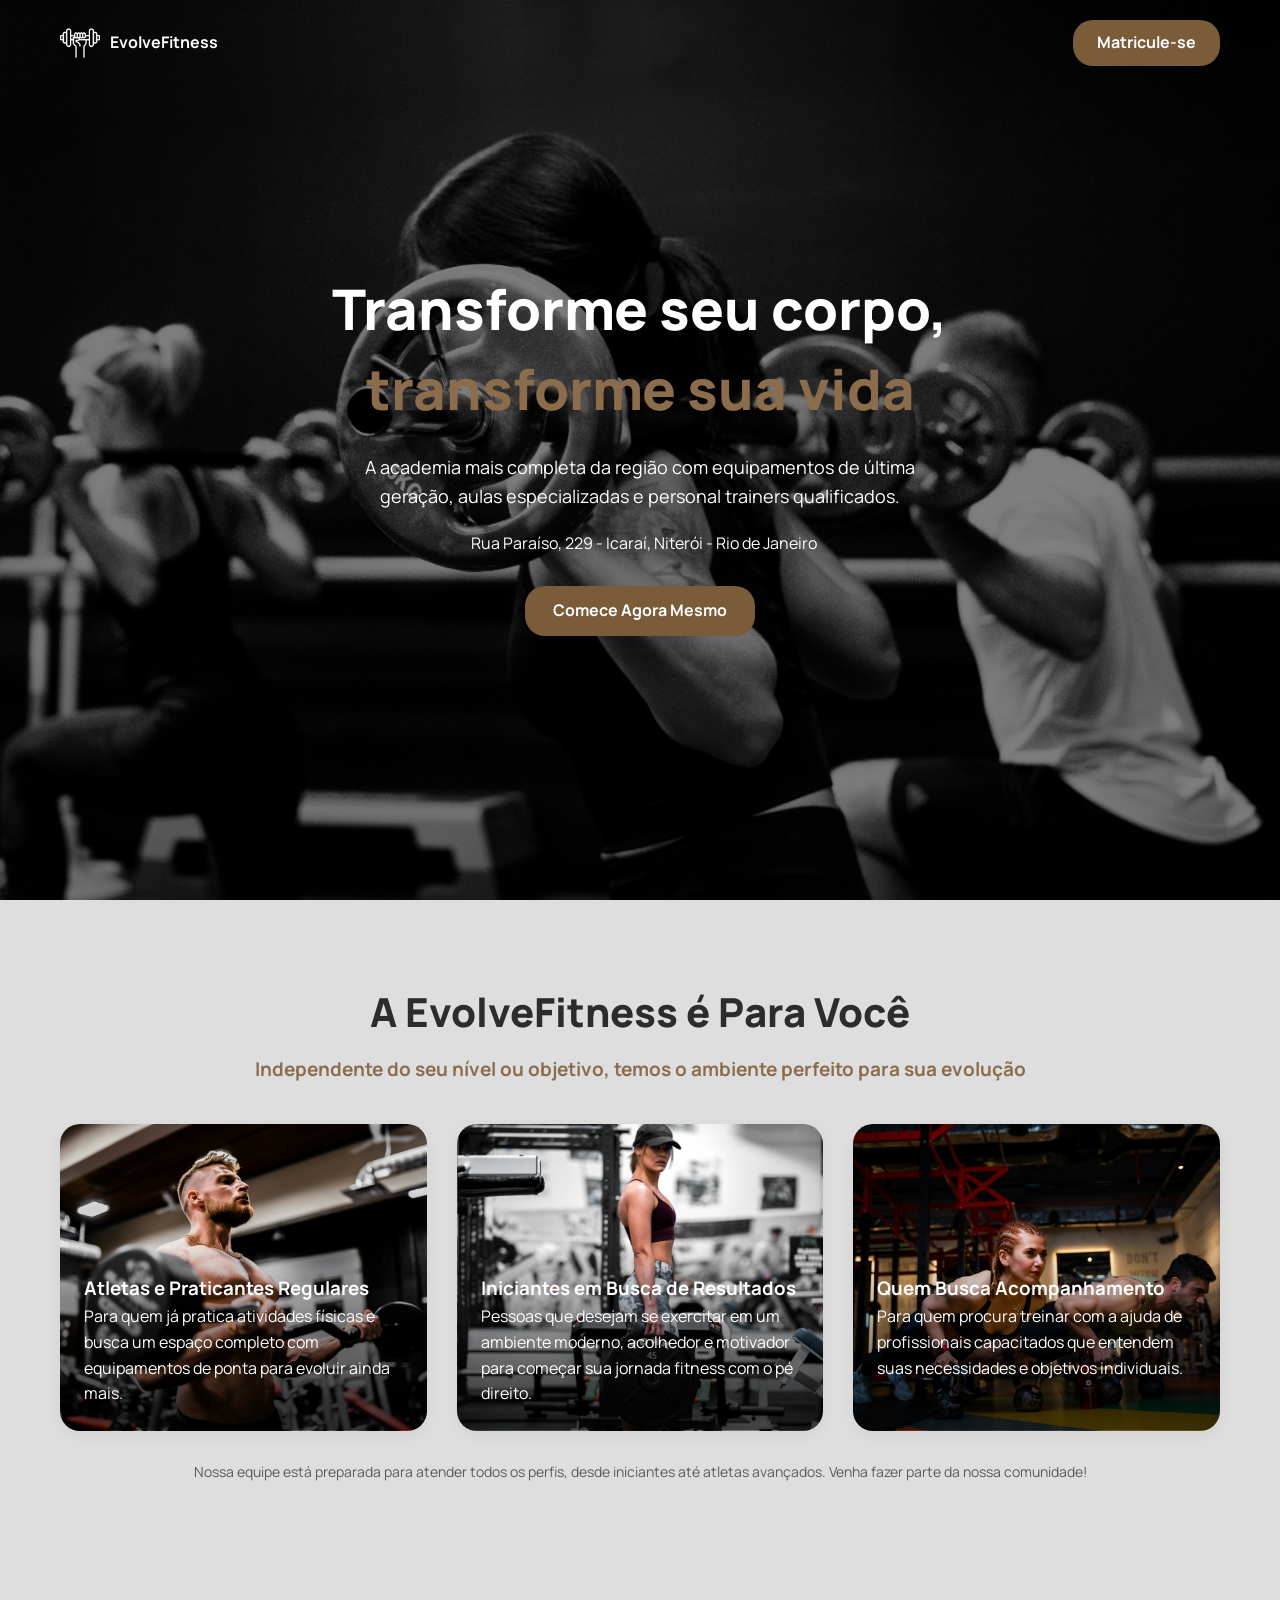
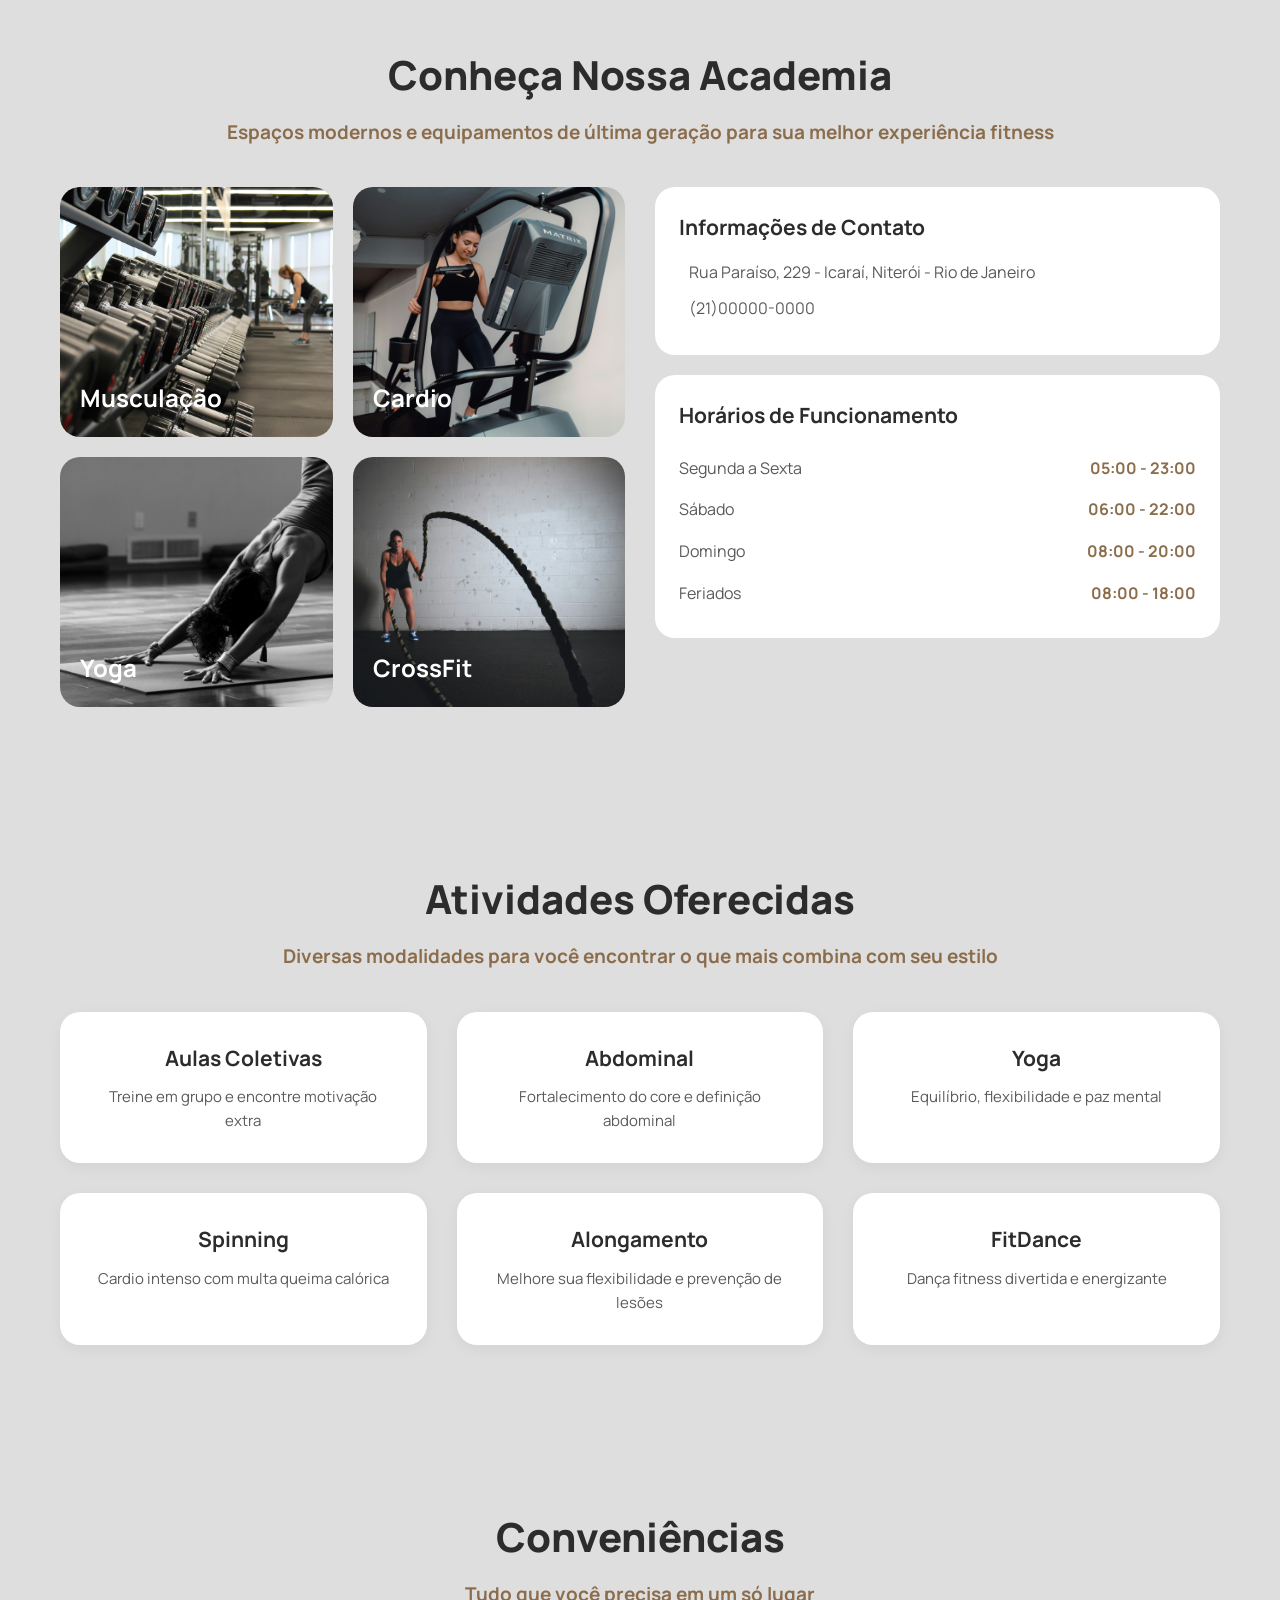
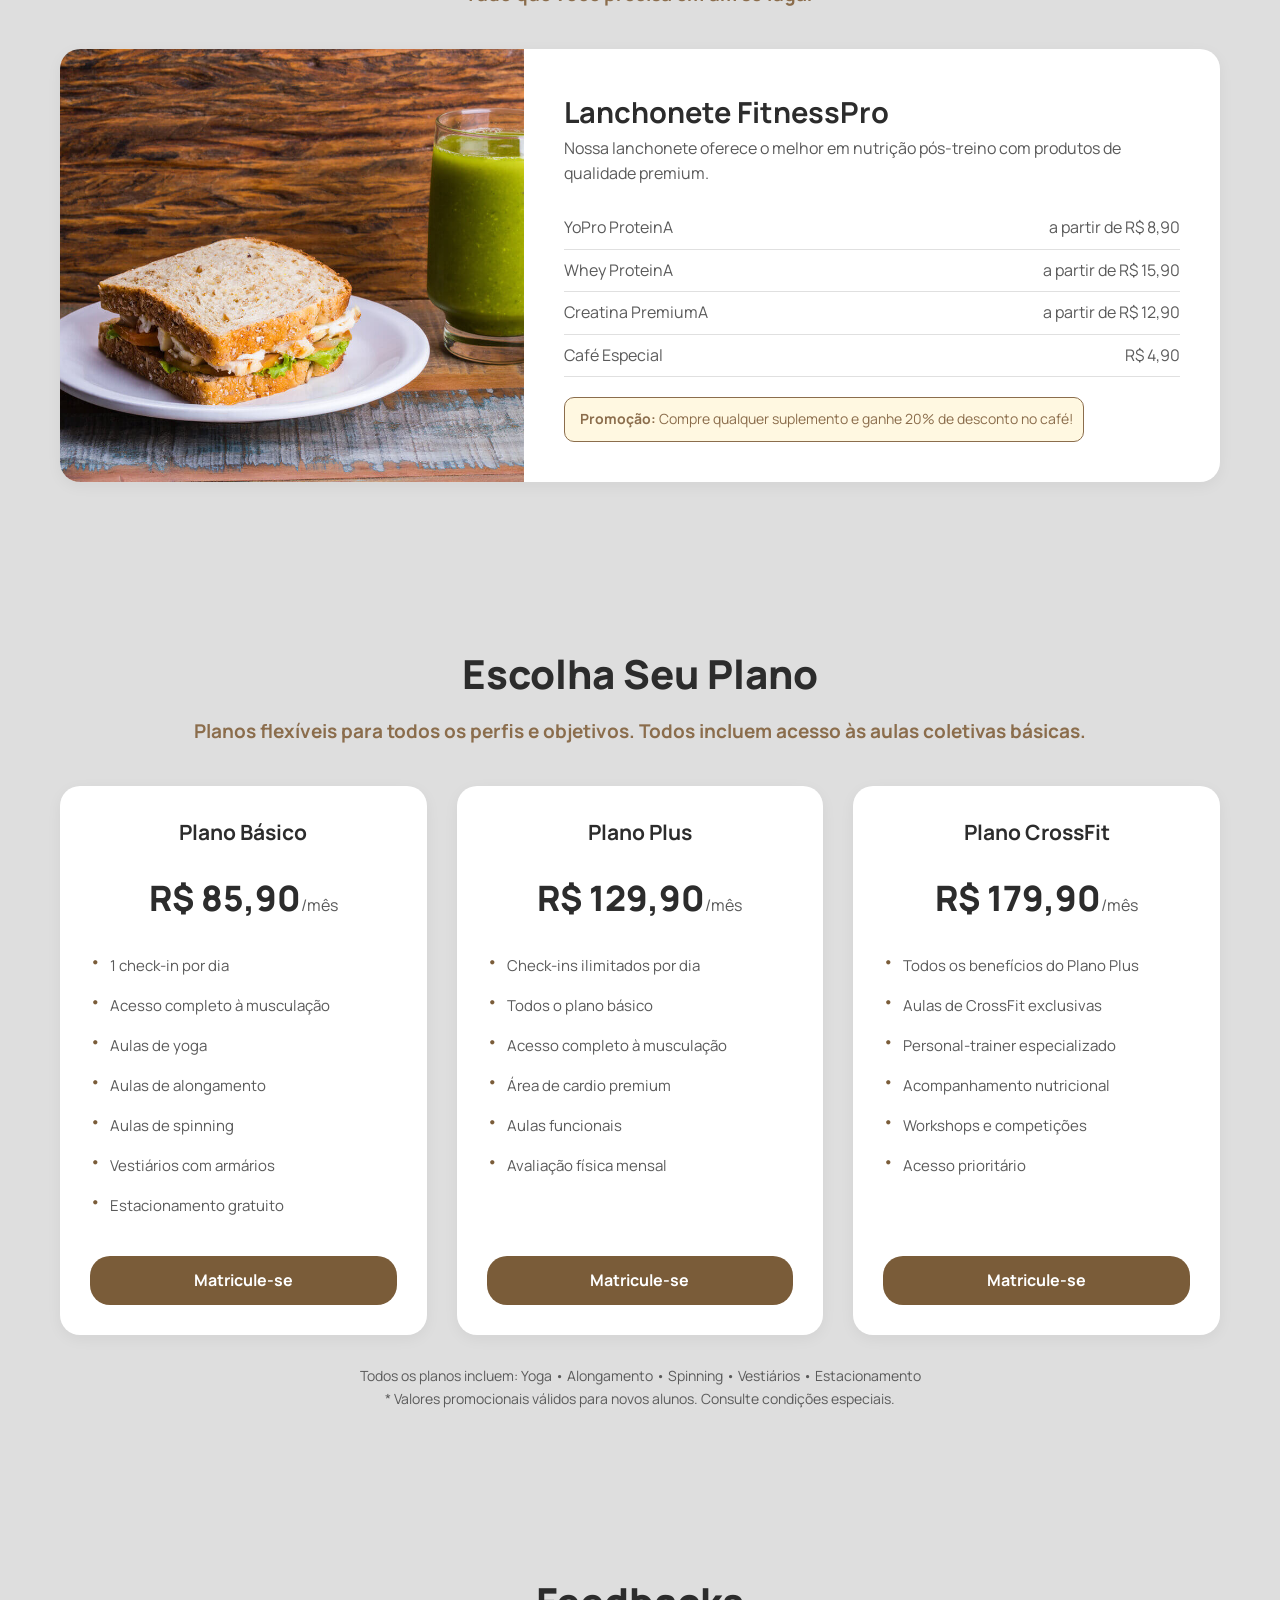
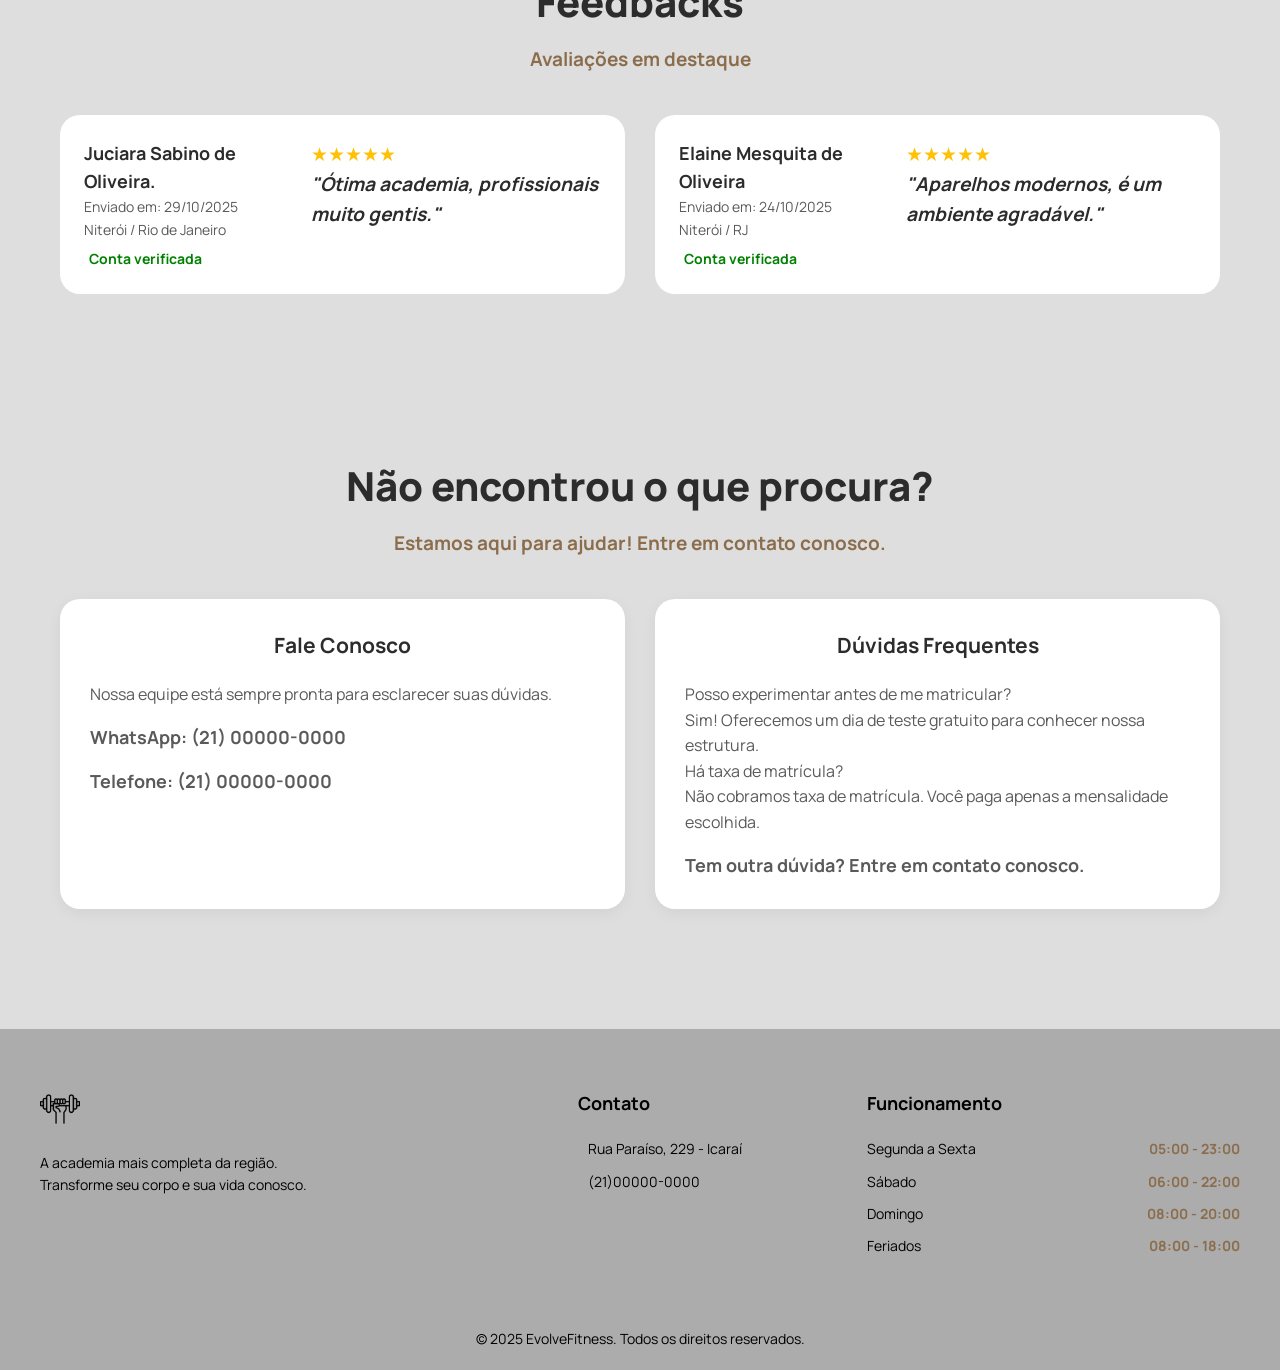
<file: index.html>
<!DOCTYPE html>
<html lang="pt-br">
<head>
    <meta charset="UTF-8">
    <meta name="viewport" content="width=device-width, initial-scale=1.0">
    <title>EvolveFitness</title>
    <link rel="stylesheet" href="style.css">
    <link href="https://fonts.googleapis.com/css2?family=Manrope:wght@400;700;800&display=swap" rel="stylesheet">
    <link rel="shortcut icon" href="imagens/logo.png">

</head>
<body>

    <header class="header">
        <div class="container">
            <a href="index.html" class="logo">
                <img src="imagens/logo.png" alt="EvolveFitness Logo"> 
                <span>EvolveFitness</span>
            </a>
            <nav>
                <a href="#planos" class="matricula">Matricule-se</a>
            </nav>
        </div>
    </header>

    <section class="destaque" id="inicio">
        <div class="sombra"></div>
        <div class="conteudo">
            <h1>Transforme seu corpo,</h1>
            <h2 class="subtitulo">transforme sua vida</h2>
            <p>A academia mais completa da região com equipamentos de última geração, aulas especializadas e personal trainers qualificados.</p>
            <div class="localizacao">
                <i class="ri-map-pin-line"></i>
                <span>Rua Paraíso, 229 - Icaraí, Niterói - Rio de Janeiro</span>
            </div>
            <a href="#planos" class="comece">Comece Agora Mesmo</a>
        </div>
    </section>

    <main>

        <section class="container-sobre" id="sobre">
            <h2 class="titulo-secao">A EvolveFitness é Para Você</h2>
            <p class="subtitulo-secao">Independente do seu nível ou objetivo, temos o ambiente perfeito para sua evolução</p>
            
            <div class="grid-3">
                <div class="card-atletas" id="card-atletas">
                    <div class="card-conteudo">
                        <h3>Atletas e Praticantes Regulares</h3>
                        <p>Para quem já pratica atividades físicas e busca um espaço completo com equipamentos de ponta para evoluir ainda mais.</p>
                    </div>
                </div>
                <div class="card-img" id="card-iniciantes">
                    <div class="card-conteudo">
                        <h3>Iniciantes em Busca de Resultados</h3>
                        <p>Pessoas que desejam se exercitar em um ambiente moderno, acolhedor e motivador para começar sua jornada fitness com o pé direito.</p>
                    </div>
                </div>
                <div class="card-img" id="card-acompanhamento">
                    <div class="card-conteudo">
                        <h3>Quem Busca Acompanhamento</h3>
                        <p>Para quem procura treinar com a ajuda de profissionais capacitados que entendem suas necessidades e objetivos individuais.</p>
                    </div>
                </div>
            </div>
            <p class="txt">Nossa equipe está preparada para atender todos os perfis, desde iniciantes até atletas avançados. Venha fazer parte da nossa comunidade!</p>
        </section>

        <section class="container-conheca" id="academia">
            <h2 class="titulo-secao">Conheça Nossa Academia</h2>
            <p class="subtitulo-secao">Espaços modernos e equipamentos de última geração para sua melhor experiência fitness</p>
            
            <div class="grid-conheca">
                <div class="fotos-academia">
                    <div class="card-foto" id="musculacao"><span>Musculação</span></div>
                    <div class="card-foto" id="cardio"><span>Cardio</span></div>
                    <div class="card-foto" id="yoga"><span>Yoga</span></div>
                    <div class="card-foto" id="crossfit"><span>CrossFit</span></div>
                </div>
                
                <div class="info-academia">
                    <div class="info">
                        <h3>Informações de Contato</h3>
                        <p><i class="ri-map-pin-line"></i> Rua Paraíso, 229 - Icaraí, Niterói - Rio de Janeiro</p>
                        <p><i class="ri-phone-line"></i> (21)00000-0000</p>
                    </div>
                    <div class="info">
                        <h3>Horários de Funcionamento</h3>
                        <ul class="lista-horarios">
                            <li><span>Segunda a Sexta</span> <span>05:00 - 23:00</span></li>
                            <li><span>Sábado</span> <span>06:00 - 22:00</span></li>
                            <li><span>Domingo</span> <span>08:00 - 20:00</span></li>
                            <li><span>Feriados</span> <span>08:00 - 18:00</span></li>
                        </ul>
                    </div>
                </div>
            </div>
        </section>

        <section class="container-atividades" id="atividades">
            <h2 class="titulo-secao">Atividades Oferecidas</h2>
            <p class="subtitulo-secao">Diversas modalidades para você encontrar o que mais combina com seu estilo</p>
            
            <div class="grid-3">
                <div class="card-atividade">
                    <h3>Aulas Coletivas</h3>
                    <p>Treine em grupo e encontre motivação extra</p>
                </div>
                <div class="card-atividade">
                    <h3>Abdominal</h3>
                    <p>Fortalecimento do core e definição abdominal</p>
                </div>
                <div class="card-atividade">
                    <h3>Yoga</h3>
                    <p>Equilíbrio, flexibilidade e paz mental</p>
                </div>
                <div class="card-atividade">
                    <h3>Spinning</h3>
                    <p>Cardio intenso com multa queima calórica</p>
                </div>
                <div class="card-atividade">
                    <h3>Alongamento</h3>
                    <p>Melhore sua flexibilidade e prevenção de lesões</p>
                </div>
                <div class="card-atividade">
                    <h3>FitDance</h3>
                    <p>Dança fitness divertida e energizante</p>
                </div>
            </div>
        </section>

        <section class="container-lanchonete" id="lanchonete">
            <h2 class="titulo-secao">Conveniências</h2>
            <p class="subtitulo-secao">Tudo que você precisa em um só lugar</p>
            
            <div class="card-lanchonete">
                <div class="lanchonete-imagem">
                    </div>
                <div class="lanchonete-conteudo">
                    <h3>Lanchonete FitnessPro</h3>
                    <p>Nossa lanchonete oferece o melhor em nutrição pós-treino com produtos de qualidade premium.</p>
                    <ul class="lanchonete-menu">
                        <li>YoPro ProteinA <span>a partir de R$ 8,90</span></li>
                        <li>Whey ProteinA <span>a partir de R$ 15,90</span></li>
                        <li>Creatina PremiumA <span>a partir de R$ 12,90</span></li>
                        <li>Café Especial <span>R$ 4,90</span></li>
                    </ul>
                    <p class="lanchonete-promo">
                        <i class="ri-price-tag-3-fill"></i>
                        <strong>Promoção:</strong> Compre qualquer suplemento e ganhe 20% de desconto no café!
                    </p>
                </div>
            </div>
        </section>

        <section class="planos-container" id="planos">
            <h2 class="titulo-secao">Escolha Seu Plano</h2>
            <p class="subtitulo-secao">Planos flexíveis para todos os perfis e objetivos. Todos incluem acesso às aulas coletivas básicas.</p>
            
            <div class="grid-3">
                <div class="card-plano">
                    <h3>Plano Básico</h3>
                    <p class="preco">R$ 85,90<span>/mês</span></p>
                    <ul class="lista-beneficios">
                        <li>1 check-in por dia</li>
                        <li>Acesso completo à musculação</li>
                        <li>Aulas de yoga</li>
                        <li>Aulas de alongamento</li>
                        <li>Aulas de spinning</li>
                        <li>Vestiários com armários</li>
                        <li>Estacionamento gratuito</li>
                    </ul>
                    <a href="login.html" class="btn-matricula">Matricule-se</a>
                </div>
                
                <div class="card-plano">
                    <h3>Plano Plus</h3>
                    <p class="preco">R$ 129,90<span>/mês</span></p>
                    <ul class="lista-beneficios">
                        <li>Check-ins ilimitados por dia</li>
                        <li>Todos o plano básico</li>
                        <li>Acesso completo à musculação</li>
                        <li>Área de cardio premium</li>
                        <li>Aulas funcionais</li>
                        <li>Avaliação física mensal</li>
                    </ul>
                    <a href="login.html" class="btn-matricula">Matricule-se</a>
                </div>

                <div class="card-plano">
                    <h3>Plano CrossFit</h3>
                    <p class="preco">R$ 179,90<span>/mês</span></p>
                    <ul class="lista-beneficios">
                        <li>Todos os benefícios do Plano Plus</li>
                        <li>Aulas de CrossFit exclusivas</li>
                        <li>Personal-trainer especializado</li>
                        <li>Acompanhamento nutricional</li>
                        <li>Workshops e competições</li>
                        <li>Acesso prioritário</li>
                    </ul>
                    <a href="login.html" class="btn-matricula">Matricule-se</a>
                </div>
            </div>
            <p class="txt">
                Todos os planos incluem: Yoga • Alongamento • Spinning • Vestiários • Estacionamento<br>
                * Valores promocionais válidos para novos alunos. Consulte condições especiais.
            </p>
        </section>

        <section class="feedbacks-container" id="feedbacks">
            <h2 class="titulo-secao">Feedbacks</h2>
            <p class="subtitulo-secao">Avaliações em destaque</p>
            
            <div class="grid-2">
                <div class="card-feedback">
                    <div class="feedback-autor">
                        <h4>Juciara Sabino de Oliveira.</h4>
                        <span>Enviado em: 29/10/2025</span>
                        <span>Niterói / Rio de Janeiro</span>
                        <span class="verificado"><i class="ri-check-line"></i> Conta verificada</span>
                    </div>
                    <div class="feedback-conteudo">
                        <div class="estrelas">★★★★★</div>
                        <p>"Ótima academia, profissionais muito gentis."</p>
                    </div>
                </div>
                <div class="card-feedback">
                    <div class="feedback-autor">
                        <h4>Elaine Mesquita de Oliveira</h4>
                        <span>Enviado em: 24/10/2025</span>
                        <span>Niterói / RJ</span>
                        <span class="verificado"><i class="ri-check-line"></i> Conta verificada</span>
                    </div>
                    <div class="feedback-conteudo">
                        <div class="estrelas">★★★★★</div>
                        <p>"Aparelhos modernos, é um ambiente agradável."</p>
                    </div>
                </div>
            </div>
        </section>

        <section class="contato-container" id="contato">
            <h2 class="titulo-secao">Não encontrou o que procura?</h2>
            <p class="subtitulo-secao">Estamos aqui para ajudar! Entre em contato conosco.</p>
            
            <div class="grid-2">
                <div class="card-contato">
                    <h3>Fale Conosco</h3>
                    <p>Nossa equipe está sempre pronta para esclarecer suas dúvidas.</p>
                    <p class="info-contato">
                        <strong>WhatsApp:</strong> (21) 00000-0000
                    </p>
                    <p class="info-contato">
                        <strong>Telefone:</strong> (21) 00000-0000
                    </p>
                </div>
                <div class="card-contato">
                    <h3>Dúvidas Frequentes</h3>
                    <dl>
                        <dt>Posso experimentar antes de me matricular?</dt>
                        <dd>Sim! Oferecemos um dia de teste gratuito para conhecer nossa estrutura.</dd>
                        
                        <dt>Há taxa de matrícula?</dt>
                        <dd>Não cobramos taxa de matrícula. Você paga apenas a mensalidade escolhida.</dd>
                    </dl>
                    <p class="info-contato">Tem outra dúvida? Entre em contato conosco.</p>
                </div>
            </div>
        </section>
    </main>

    <footer class="footer-principal">
        <div class="footer-grid">
            <div class="footer-coluna">
                <img src="imagens/logo.png" alt="EvolveFitness Logo" class="logo-footer">
                <p>A academia mais completa da região. Transforme seu corpo e sua vida conosco.</p>
            </div>
            
            <div class="footer-coluna">
                <h4>Contato</h4>
                <ul class="lista-footer">
                    <li><i class="ri-map-pin-line"></i> <span>Rua Paraíso, 229 - Icaraí</span></li>
                    <li><i class="ri-phone-line"></i> <span>(21)00000-0000</span></li>
                </ul>
            </div>

            <div class="footer-coluna">
                <h4>Funcionamento</h4>
                <ul class="lista-footer">
                    <li><span>Segunda a Sexta</span> <span>05:00 - 23:00</span></li>
                    <li><span>Sábado</span> <span>06:00 - 22:00</span></li>
                    <li><span>Domingo</span> <span>08:00 - 20:00</span></li>
                    <li><span>Feriados</span> <span>08:00 - 18:00</span></li>
                </ul>
            </div>
        </div>
        <div class="footer-inferior">
            <p>&copy; 2025 EvolveFitness. Todos os direitos reservados.</p>
        </div>
    </footer>

</body>
</html>
</file>
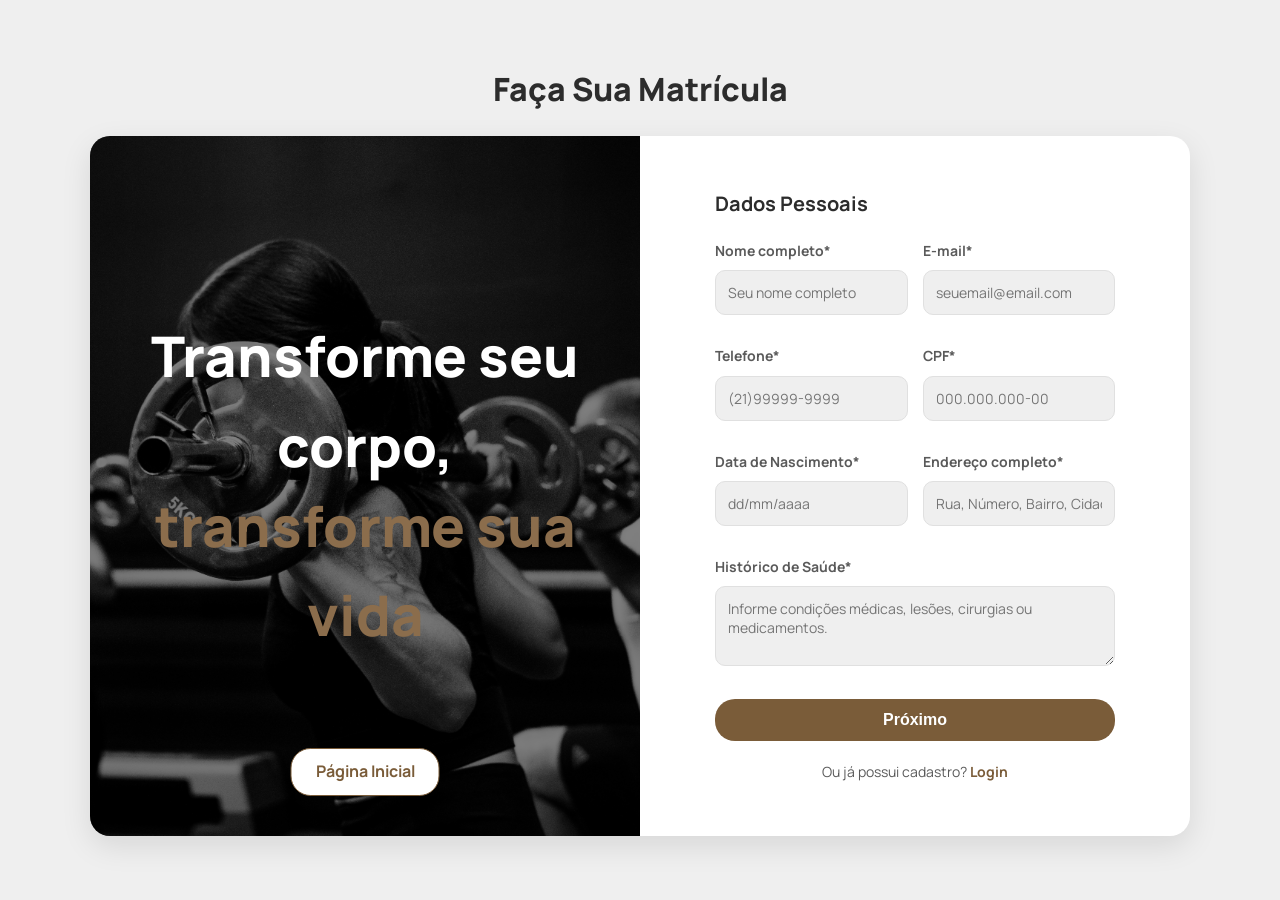
<file: login.html>
<!DOCTYPE html>
<html lang="pt-br">
<head>
    <meta charset="UTF-8">
    <meta name="viewport" content="width=device-width, initial-scale=1.0">
    <title>Matrícula / Login - EvolveFitness</title>
    <link rel="stylesheet" href="style.css">
    <link rel="shortcut icon" href="imagens/logo.png">
    <link href="https://fonts.googleapis.com/css2?family=Manrope:wght@400;700;800&display=swap" rel="stylesheet">

</head>
<body class="login">

    <h2 class="titulo-login" id="titulo-login">Faça Sua Matrícula</h2>

    <div class="container-matricula">
        
        <div class="login-imagem">
            <div class="sombra"></div>
            <div class="conteudo">
                <h1>Transforme seu corpo,</h1>
                <h2 class="subtitulo">transforme sua vida</h2>
            </div>
            <a href="index.html" class="bnt-inicial" id="btn-pginicial">Página Inicial</a>
        </div>

        <div class="login-formulario">
            
            <div class="formulario-container" id="matricula">
                <h3>Dados Pessoais</h3>
                <form>
                    <div class="form-matricula">
                        <div class="grupo-form">
                            <label for="nome">Nome completo*</label>
                            <input type="text" id="nome" placeholder="Seu nome completo">
                        </div>
                        <div class="grupo-form">
                            <label for="email">E-mail*</label>
                            <input type="email" id="email" placeholder="seuemail@email.com">
                        </div>
                        <div class="grupo-form">
                            <label for="telefone">Telefone*</label>
                            <input type="tel" id="telefone" placeholder="(21)99999-9999">
                        </div>
                        <div class="grupo-form">
                            <label for="cpf">CPF*</label>
                            <input type="text" id="cpf" placeholder="000.000.000-00">
                        </div>
                        <div class="grupo-form">
                            <label for="nascimento">Data de Nascimento*</label>
                            <input type="text" id="nascimento" placeholder="dd/mm/aaaa">
                        </div>
                        <div class="grupo-form">
                            <label for="endereco">Endereço completo*</label>
                            <input type="text" id="endereco" placeholder="Rua, Número, Bairro, Cidade">
                        </div>
                        <div class="grupo-form saude">
                            <label for="historico">Histórico de Saúde*</label>
                            <textarea id="historico" placeholder="Informe condições médicas, lesões, cirurgias ou medicamentos."></textarea>
                        </div>
                    </div>
                    <button type="submit" class="btn-form">Próximo</button>
                </form>
                <p class="cadastro">Ou já possui cadastro? <a href="#" onclick="mostrarAba('login'); return false;">Login</a></p>
            </div>

            <div class="formulario-container" id="login" style="display: none;">
                <h2 class="titulo-loginf">Login</h2>
                <form>
                    <div class="login-form">
                        <label for="login-matricula">Matrícula</label>
                        <input type="text" id="login-matricula" placeholder="0000-0000">
                    </div>
                    <div class="login-form">
                        <label for="login-senha">Senha</label>
                        <input type="password" id="login-senha" placeholder="Sua senha">
                    </div>
                    <button type="submit" class="botao-form">Login</button>
                </form>
                <p class="criar-conta">Não tem conta? <a href="#" onclick="mostrarAba('matricula'); return false;">Criar Matrícula</a></p>
                <a href="index.html" class="btn-inicio">Página Inicial</a>
            </div>

        </div>
    </div>
    <script src="script.js"></script>
</body>
</html>
</file>
<file: style.css>
* {
    margin: 0;
    padding: 0;
    box-sizing: border-box;
}

html {
    scroll-behavior: smooth;
}

body {
    font-family: 'Manrope', Arial, sans-serif;
    background-color: #DEDEDE;
    color: #5A5A5A;
    line-height: 1.6;
}

.container {
    max-width: 1200px;
    margin: 0 auto;
    padding: 0 20px;
}

.matricula,
.comece,
.btn-matricula {
    padding: 10px 24px;
    border: none;
    border-radius: 20px;
    font-weight: 700;
    text-decoration: none;
    cursor: pointer;
    transition: all 0.3s ease;
    background-color: #7A5C39;
    color: #FFFFFF;
    display: inline-block;
}

.matricula:hover,
.comece:hover,
.btn-matricula:hover {
    background-color: #61482c;
    transform: scale(1.03);
}

.comece {
    padding: 12px 28px;
    font-size: 16px;
}

.btn-matricula {
    width: 100%;
    padding: 12px;
}

.titulo-secao {
    font-size: 40px;
    color: #2C2C2C;
    margin-bottom: 10px;
    font-weight: 800;
    text-align: center;
}
.subtitulo-secao {
    font-size: 19px;
    color: #8B6D4C;
    margin-bottom: 40px;
    font-weight: 700;
    text-align: center;
}

.txt {
    margin-top: 30px;
    font-size: 14px;
    color: #5A5A5A;
    text-align: center;
}
.txt.texto-pequeno {
    font-size: 13px;
}

.grid-2 {
    display: grid;
    grid-template-columns: 1fr 1fr;
    gap: 30px;
}
.grid-3 {
    display: grid;
    grid-template-columns: repeat(auto-fit, minmax(300px, 1fr));
    gap: 30px;
}

.header {
    position: absolute;
    top: 0;
    left: 0;
    width: 100%;
    padding: 20px 0;
    z-index: 10;
}
.header .container {
    display: flex;
    justify-content: space-between;
    align-items: center;
}
.logo {
    display: flex;
    align-items: center;
    text-decoration: none;
    color: #FFFFFF;
    font-weight: 700;
}
.logo img {
    filter: invert();
    height: 40px; 
    margin-right: 10px;
}
.header nav {
    display: flex;
    align-items: center;
    gap: 15px;
}

.destaque {
    position: relative;
    height: 100vh;
    background-color: #2C2C2C;
    background-image: url('imagens/header.jpg');
    background-size: cover;
    background-position: center;
    color: #FFFFFF;
    display: flex;
    align-items: center;
    justify-content: center;
    text-align: center;
}
.sombra {
    position: absolute;
    top: 0;
    left: 0;
    width: 100%;
    height: 100%;
    background: rgba(0,0,0, 0.5); 
    z-index: 1;
}
.conteudo {
    position: relative;
    z-index: 2;
    max-width: 1200px;
    margin: 0 auto;
    padding: 0 20px;
}
.conteudo h1 {
    font-size: 56px;
    font-weight: 800;
}
.subtitulo {
    font-size: 56px;
    color: #8B6D4C;
    font-weight: 800;
    margin-top: -10px;
}
.conteudo p {
    font-size: 18px;
    max-width: 600px;
    margin: 20px auto;
}
.localizacao {
    display: flex;
    align-items: center;
    justify-content: center;
    gap: 8px;
    margin-bottom: 30px;
}

.container-sobre {
    padding: 80px 20px;
    max-width: 1200px;
    margin: 0 auto;
}

.card-atletas,
.card-img {
    padding: 0;
    overflow: hidden;
    position: relative;
    min-height: 250px;
    border-radius: 20px;
    box-shadow: 0 4px 15px rgba(0,0,0,0.05);
}
.card-conteudo {
    padding: 24px;
    position: relative;
    z-index: 2;
    padding-top: 150px;
}
#card-atletas {
    background: linear-gradient(to top, rgba(0,0,0,0.7) 10%, transparent 60%), url('imagens/atleta.jpg');
    background-size: cover;
    background-position: center;
}
#card-iniciantes {
    background: linear-gradient(to top, rgba(0,0,0,0.7) 10%, transparent 60%), url('imagens/iniciante.jpg');
    background-size: cover;
    background-position: center;
}
#card-acompanhamento {
    background: linear-gradient(to top, rgba(0,0,0,0.7) 10%, transparent 60%), url('imagens/acompanhamento.jpg');
    background-size: cover;
    background-position: center;
}
.card-atletas h3, .card-atletas p,
.card-img h3, .card-img p {
    color: #FFFFFF;
}

.container-conheca {
    padding: 80px 20px;
    max-width: 1200px;
    margin: 0 auto;
}
.grid-conheca {
    display: grid;
    grid-template-columns: 1fr 1fr;
    gap: 30px;
    text-align: left;
}
.fotos-academia {
    display: grid;
    grid-template-columns: 1fr 1fr;
    grid-template-rows: 250px 250px;
    gap: 20px;
    height: 520px; 
}
.card-foto {
    position: relative;
    border-radius: 20px;
    overflow: hidden;
    background-size: cover;
    background-position: center;
    color: white;
}
#musculacao { 
    background-image: url('imagens/musculacao.jpg'); 
}
#cardio { 
    background-image: url('imagens/cardio.jpg'); 
}
#yoga { 
    background-image: url('imagens/yoga.jpg');
}
#crossfit { 
    background-image: url('imagens/crossfit.jpg'); 
}

.card-foto span {
    position: absolute;
    bottom: 20px;
    left: 20px;
    font-size: 24px;
    font-weight: 700;
}
.info-academia .info {
    background: #FFFFFF;
    padding: 24px;
    border-radius: 20px;
    margin-bottom: 20px;
}
.info-academia h3 {
    font-size: 21px;
    color: #2C2C2C;
    margin-bottom: 15px;
}
.info-academia p {
    display: flex;
    align-items: center;
    gap: 10px;
    margin-bottom: 10px;
}
.info-academia i {
    color: #7A5C39;
}
.lista-horarios {
    list-style: none;
}
.lista-horarios li {
    display: flex;
    justify-content: space-between;
    padding: 8px 0;
}
.lista-horarios li span:last-child {
    font-weight: 700;
    color: #8B6D4C;
}

.container-atividades {
    padding: 80px 20px;
    max-width: 1200px;
    margin: 0 auto;
}
.card-atividade {
    background-color: #FFFFFF;
    border-radius: 20px;
    box-shadow: 0 4px 15px rgba(0,0,0,0.05);
    padding: 30px;
    text-align: center;
}
.card-atividade h3 {
    font-size: 21px;
    color: #2C2C2C;
    margin-bottom: 10px;
}
.card-atividade p {
    font-size: 15px;
}

.container-lanchonete {
    padding: 80px 20px;
    max-width: 1200px;
    margin: 0 auto;
}
.card-lanchonete {
    display: flex;
    background: #FFFFFF;
    border-radius: 20px;
    overflow: hidden;
    box-shadow: 0 4px 15px rgba(0,0,0,0.05);
}
.lanchonete-imagem {
    flex: 0 0 40%;
    background-image: url('imagens/lanchonete.jpg');
    background-size: cover;
    background-position: center;
    min-height: 400px;
}
.lanchonete-conteudo {
    padding: 40px;
    text-align: left;
    flex: 1;
}
.lanchonete-conteudo h3 {
    font-size: 29px;
    color: #2C2C2C;
}
.lanchonete-menu {
    list-style: none;
    margin: 20px 0;
}
.lanchonete-menu li {
    display: flex;
    justify-content: space-between;
    padding: 8px 0;
    border-bottom: 1px solid #E0E0E0;
}
.lanchonete-promo {
    background-color: #FFF8E1;
    border: 1px solid #8B6D4C;
    color: #8B6D4C;
    padding: 10px;
    border-radius: 10px;
    font-size: 14px;
    display: inline-block;
}
.lanchonete-promo i {
    margin-right: 5px;
}

.planos-container {
    padding: 80px 20px;
    max-width: 1200px;
    margin: 0 auto;
}
.card-plano {
    background-color: #FFFFFF;
    border-radius: 20px;
    box-shadow: 0 4px 15px rgba(0,0,0,0.05);
    padding: 30px;
    text-align: center;
    display: flex;
    flex-direction: column;
}
.card-plano:hover{
    transform: scale(1.03);
}
.card-plano h3 {
    font-size: 21px;
    color: #2C2C2C;
    margin-bottom: 10px;
}
.card-plano .preco {
    font-size: 35px;
    font-weight: 800;
    color: #2C2C2C;
    margin: 10px 0 20px 0;
}
.card-plano .preco span {
    font-size: 16px;
    font-weight: 400;
    color: #5A5A5A;
}
.lista-beneficios {
    list-style: none;
    text-align: left;
    margin-bottom: 30px;
    flex-grow: 1;
}
.lista-beneficios li {
    padding: 8px 0;
    font-size: 15px;
    position: relative;
    padding-left: 20px; 
}
.lista-beneficios li::before {
    content: '•';
    color: #7A5C39;
    font-weight: bold;
    position: absolute;
    left: 0;
    top: 8px;
    line-height: 1;
}

.feedbacks-container {
    padding: 80px 20px;
    max-width: 1200px;
    margin: 0 auto;
}
.card-feedback {
    display: flex;
    gap: 20px;
    background: #FFFFFF;
    padding: 24px;
    border-radius: 20px;
    text-align: left;
}
.feedback-autor {
    flex: 0 0 40%;
}
.feedback-autor h4 {
    font-size: 18px;
    color: #2C2C2C;
}
.feedback-autor span {
    display: block;
    font-size: 14px;
}
.feedback-autor .verificado {
    color: #008000;
    font-weight: 700;
    margin-top: 5px;
    display: inline-flex;
    align-items: center;
    gap: 5px;
}
.feedback-conteudo .estrelas {
    color: #FFC107;
    font-size: 19px;
}
.feedback-conteudo p {
    font-size: 19px;
    font-style: italic;
    color: #2C2C2C;
    font-weight: 700;
}

.contato-container {
    padding: 80px 20px;
    max-width: 1200px;
    margin: 0 auto;
}
.card-contato {
    background-color: #FFFFFF;
    border-radius: 20px;
    box-shadow: 0 4px 15px rgba(0,0,0,0.05);
    padding: 30px;
    text-align: left;
}
.card-contato h3 {
    font-size: 21px;
    color: #2C2C2C;
    margin-bottom: 20px;
    text-align: center;
}
.info-contato {
    font-size: 18px;
    font-weight: 700;
    margin-top: 15px;
}

.footer-principal {
    background-color: #ACACAC;
    color: black;
    padding: 60px 20px 0 20px;
    margin-top: 40px;
}
.footer-grid {
    display: grid;
    grid-template-columns: 2fr 1fr 1.5fr;
    gap: 40px;
    max-width: 1200px;
    margin: 0 auto;
}
.logo-footer {
    height: 40px;
    margin-bottom: 15px;
}
.footer-coluna p {
    color: black;
    font-size: 14px;
    max-width: 300px;
}
.footer-coluna h4 {
    font-size: 18px;
    margin-bottom: 20px;
}
.lista-footer {
    list-style: none;
    font-size: 14px;
}
.lista-footer li {
    display: flex;
    gap: 10px;
    margin-bottom: 10px;
    color: black;
}
.lista-footer li i {
    color: #8B6D4C;
}
.lista-footer li span {
    flex: 1;
}
.lista-footer li span:last-child {
    flex: 0 0 auto;
}
.lista-footer li span + span {
    color: #8B6D4C;
    font-weight: 700;
    text-align: right;
}
.footer-inferior {
    padding: 20px 0;
    margin-top: 40px;
    text-align: center;
    font-size: 14px;
    color: black;
}

body.login {
    background-color: #EFEFEF;
    display: flex;
    align-items: center;
    justify-content: center;
    min-height: 100vh;
    padding: 40px;
    flex-direction: column;
}

.titulo-login {
    font-size: 32px;
    color: #2C2C2C;
    font-weight: 800;
    text-align: center;
    margin-bottom: 20px;
}

.container-matricula {
    display: flex;
    max-width: 1100px;
    width: 100%;
    background-color: #FFFFFF;
    border-radius: 20px;
    box-shadow: 0 10px 30px rgba(0, 0, 0, 0.1);
    overflow: hidden;
}

.login-imagem {
    flex-basis: 50%;
    position: relative;
    background-image: url('imagens/header.jpg');
    background-size: cover;
    background-position: center;
    color: #FFFFFF;
    display: flex;
    flex-direction: column;
    justify-content: center;
    align-items: center;
    padding: 40px;
    text-align: center;
    min-height: 700px;
}

.login-imagem .sombra {
    position: absolute;
    top: 0;
    left: 0;
    width: 100%;
    height: 100%;
    background: rgba(0,0,0, 0.5); 
    z-index: 1;
}

.login-imagem .conteudo {
    position: relative;
    z-index: 2;
}

.login-imagem .conteudo h1 {
    font-size: 56px;
    font-weight: 800;
}

.login-imagem .conteudo .subtitulo {
    font-size: 56px;
    color: #8B6D4C;
    font-weight: 800;
    margin-top: -10px;
}

.bnt-inicial {
    position: absolute;
    bottom: 40px;
    left: 50%;
    transform: translateX(-50%);
    z-index: 2;
    background-color: #FFFFFF;
    color: #7A5C39;
    border: 1px solid #7A5C39;
    padding: 10px 24px;
    border-radius: 20px;
    font-weight: 700;
    text-decoration: none;
    transition: all 0.3s ease;
}
.bnt-inicial:hover {
    background-color: #f7f7f7;
}

.login-formulario {
    flex-basis: 50%;
    padding: 40px;
    display: flex;
    align-items: center;
}

.formulario-container {
    width: 100%;
    max-width: 400px;
    margin: 0 auto;
}

.titulo-loginf {
    font-size: 32px;
    color: #2C2C2C;
    font-weight: 800;
    text-align: center;
    margin-bottom: 20px;
}

.formulario-container h3 {
    font-size: 20px;
    color: #2C2C2C;
    font-weight: 700;
    margin-bottom: 20px;
}

.form-matricula {
    display: grid;
    grid-template-columns: 1fr 1fr;
    gap: 15px;
}

.grupo-form, .login-form {
    margin-bottom: 15px;
}

.grupo-form.saude {
    grid-column: span 2;
}

.grupo-form label, .login-form label {
    display: block;
    margin-bottom: 8px;
    font-weight: 700;
    color: #5A5A5A;
    font-size: 14px;
}

.grupo-form input,
.grupo-form textarea,
.login-form input {
    width: 100%;
    padding: 12px;
    border: none;
    background-color: #EFEFEF;
    border-radius: 10px;
    font-size: 14px;
    font-family: 'Manrope', Arial, sans-serif;
    border: 1px solid #E0E0E0;
}

.grupo-form textarea {
    height: 80px;
    resize: vertical;
}

.btn-form, .botao-form {
    width: 100%;
    padding: 12px;
    border: none;
    border-radius: 20px;
    font-weight: 700;
    text-decoration: none;
    cursor: pointer;
    transition: all 0.3s ease;
    background-color: #7A5C39;
    color: #FFFFFF;
    font-size: 16px;
    margin-top: 10px;
}
.btn-form:hover, .botao-form:hover {
    background-color: #61482c;
}

.cadastro, .criar-conta {
    text-align: center;
    margin-top: 20px;
    font-size: 14px;
}
.cadastro a, .criar-conta a {
    color: #7A5C39;
    font-weight: 700;
    text-decoration: none;
}

.btn-inicio {
    display: block;
    text-align: center;
    margin-top: 10px;
    background-color: #FFFFFF;
    color: #7A5C39;
    border: 1px solid #7A5C39;
    padding: 10px 24px;
    border-radius: 20px;
    font-weight: 700;
    text-decoration: none;
    transition: all 0.3s ease;
}
.btn-inicio:hover {
    background-color: #f7f7f7;
}
</file>
